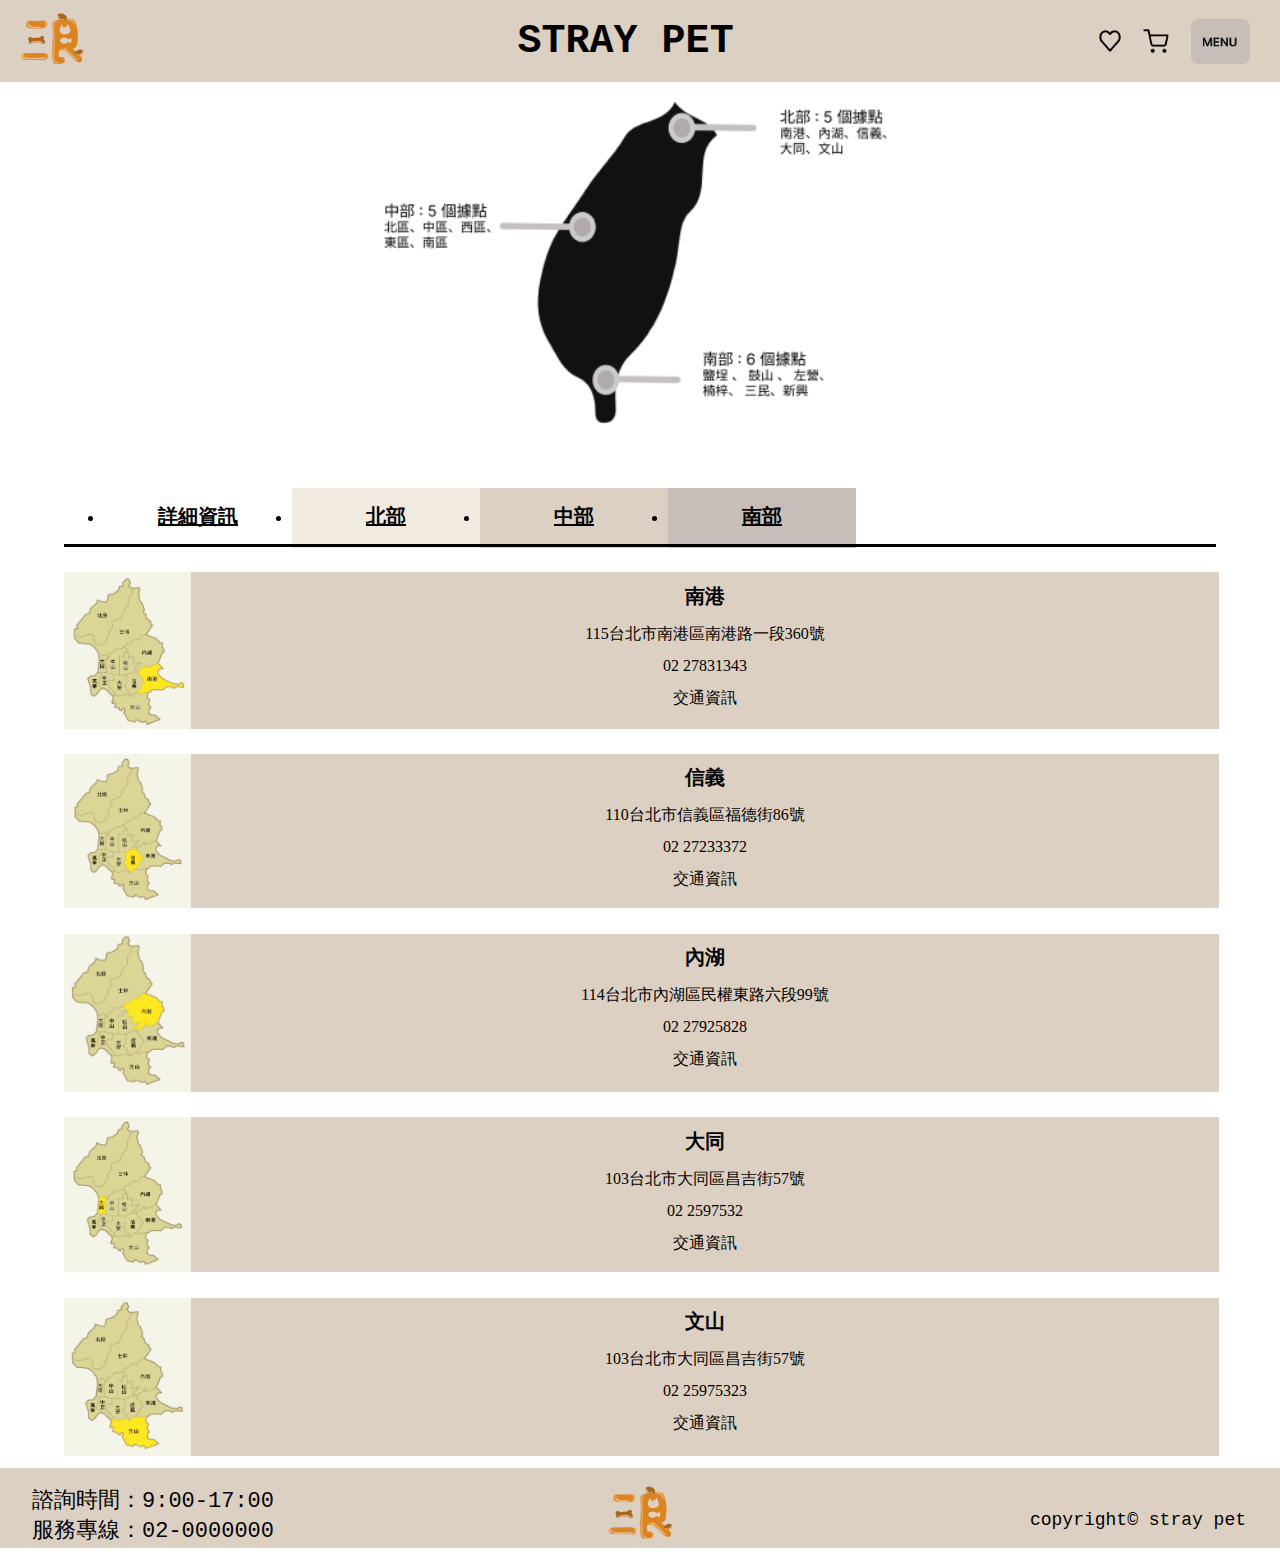
<file: place.html>
<!DOCTYPE html>
<html>

<head>
    <title>STRAY PET</title>
    <link rel="stylesheet" href="./css/style.css">
    <header>
        <div class="logo_1"><img src="./img/LOGO.png" alt="LOGO" width="72" height="72"></div>
        <h1 class="h1">STRAY PET</h1>
      <div class="button_group">
          <img src="./img/Vector.png" alt="like" width="22.5" class="btn">
          <img src="./img/shoping.png" alt="shopping" width="26.25" class="btn">
          <img src="./img/button.png" alt="menu" width="60" height="45" class="btn">

      </div>

  </header>
</head>
<body>
    <div class="body">
        <div class="map_box">
            <img src="./img/taiwan.png" alt="taiwan_map" width="800" class="map">
        </div>
        <nav class="navbr">
            <ul class="Contents">
                <li class="Contents_li">
                    <a href="#" class="Contents_li_a">詳細資訊</a>
                </li>
                <li class="Contents_li">
                    <a href="#" class="Contents_li_b">北部</a>
                </li>
                <li class="Contents_li">
                    <a href="#" class="Contents_li_c">中部</a>
                </li>
                <li class="Contents_li">
                    <a href="#" class="Contents_li_d">南部</a>
                </li>
            </ul>
        </nav>
        <div class="line_p">
            <img class="line" src="./img/Line 12.png"  > 
        </div>
        <div class="house">
            <img src="./img/南港.jpg" alt="南港" width="150" class="house_ph">
            <div class="house_word">
                <div class="house_title">南港</div>
                <div class="w3">
                    <p>115台北市南港區南港路一段360號</p>
                    <p>02 27831343</p>
                    <p>交通資訊</p>
                </div>
            </div>
            
        </div>
        
        <div class="house">
            <img src="./img/信義.jpg" alt="信義" width="150" class="house_ph">
            <div class="house_word">
                <div class="house_title">信義</div>
                <div class="w3">
                    <p>110台北市信義區福德街86號</p>
                    <p>02 27233372</p>
                    <p>交通資訊</p>
                </div>
            </div>
            
        </div>
        <div class="house">
            <img src="./img/內湖.jpg" alt="內湖" width="150" class="house_ph">
            <div class="house_word">
                <div class="house_title">內湖</div>
                <div class="w3">
                    <p>114台北市內湖區民權東路六段99號</p>
                    <p>02 27925828</p>
                    <p>交通資訊</p>
                </div>
            </div>
            
        </div>
        <div class="house">
            <img src="./img/大同.jpg" alt="大同" width="150" class="house_ph">
            <div class="house_word">
                <div class="house_title">大同</div>
                <div class="w3">
                    <p>103台北市大同區昌吉街57號</p>
                    <p>02 2597532</p>
                    <p>交通資訊</p>
                </div>
            </div>
        </div>
        <div class="house">
            <img src="./img/文山.jpg" alt="文山" width="150" class="house_ph">
            <div class="house_word">
                <div class="house_title">文山</div>
                <div class="w3">
                    <p>103台北市大同區昌吉街57號</p>
                    <p>02 25975323</p>
                    <p>交通資訊</p>
                </div>
            </div>
        </div>
        
    </div>
    

    <footer class="footer">
        <div class="footer_1">諮詢時間：9:00-17:00<br />服務專線：02-0000000</div>
        <div class="logo_2"><img src="./img/LOGO.png" alt="LOGO" width="74" height="74"></div>
        <div class="footer_2">
            copyright© stray pet
        </div>
    </footer>

</body>

</html>
</file>
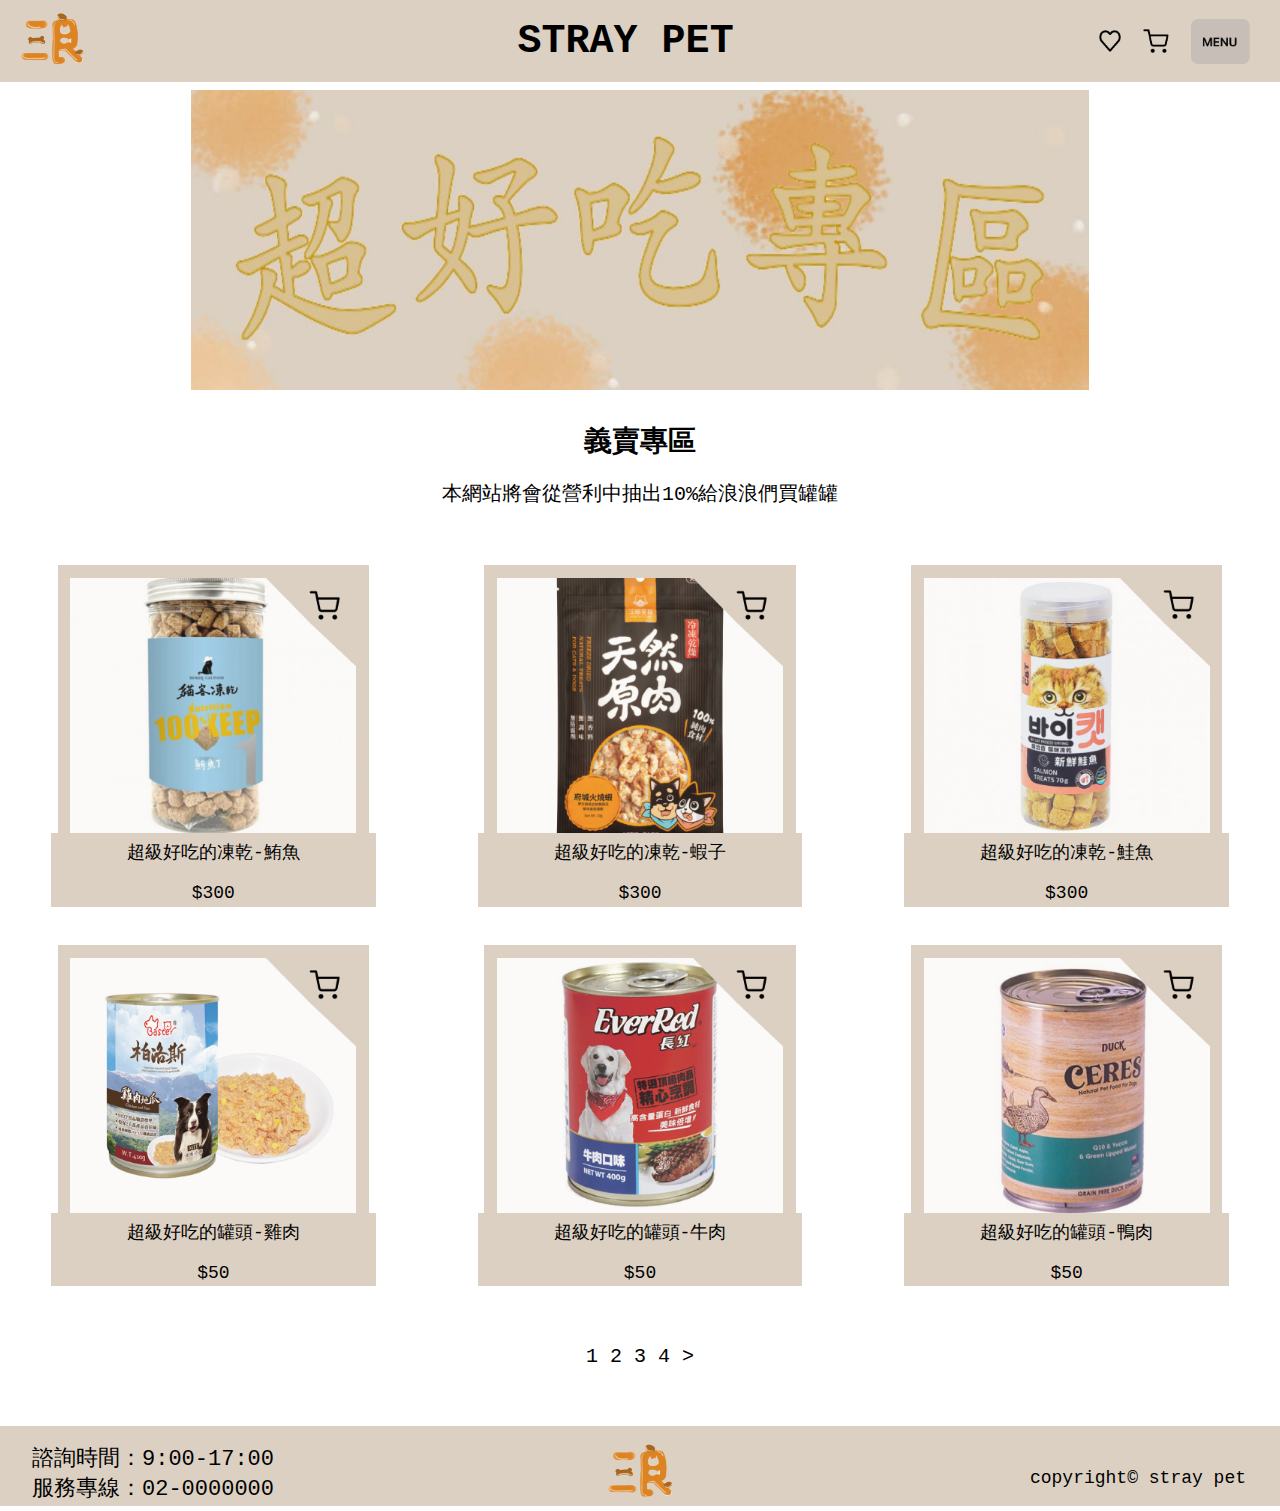
<file: yummy.html>
<!DOCTYPE html>
<html>

<head>
    <title>STRAY PET</title>
    <link rel="stylesheet" href="./css/style.css">
    <header>
        <div class="logo_1"><img src="./img/LOGO.png" alt="LOGO" width="72" height="72"></div>
        <h1 class="h1">STRAY PET</h1>
      <div class="button_group">
          <img src="./img/Vector.png" alt="like" width="22.5" class="btn">
          <img src="./img/shoping.png" alt="shopping" width="26.25" class="btn">
          <img src="./img/button.png" alt="menu" width="60" height="45" class="btn">

      </div>

  </header>
</head>

<body>
    <div class="photo">
        <img src="./img/超好吃專區.jpg" alt="" height="300" class="ph">
    </div>
    <div class="box_main">
        <div class="box_title_1">
            義賣專區
        </div>
        <div class="main_word_3">
            <p>本網站將會從營利中抽出10%給浪浪們買罐罐</p>
        </div>
        <div class="img_other_group">
            <img src="./img/好吃鮪.jpg" alt="" width="286" height="255" class="img1">
            <img src="./img/好吃蝦.jpg" alt="" width="286" height="255" class="img1">
            <img src="./img/好吃鮭.jpg" alt="" width="286" height="255" class="img1">

        </div>
        <div class="word_other_group">
            <p class="word3">超級好吃的凍乾-鮪魚<br>$300</p>
            <p class="word3">超級好吃的凍乾-蝦子<br>$300</p>
            <p class="word3">超級好吃的凍乾-鮭魚<br>$300</p>
        </div>
        <div class="img_other_group">
            <img src="./img/好吃雞.jpg" alt="" width="286" height="255" class="img1">
            <img src="./img/超好吃狗罐頭.jpg" alt="" width="286" height="255" class="img1">
            <img src="./img/好吃鴨.jpg" alt="" width="286" height="255" class="img1">
        </div>
        <div class="word_other_group">
            <p class="word3">超級好吃的罐頭-雞肉<br>$50</p>
            <p class="word3">超級好吃的罐頭-牛肉<br>$50</p>
            <p class="word3">超級好吃的罐頭-鴨肉<br>$50</p>
        </div>
        <div class="word_number">
            <p class="number"> 1 2 3 4 ></p>
        </div>
    </div>

    </div>
    <footer class="footer">
        <div class="footer_1">諮詢時間：9:00-17:00<br />服務專線：02-0000000</div>
        <div class="logo_2"><img src="./img/LOGO.png" alt="LOGO" width="74" height="74"></div>
        <div class="footer_2">
            copyright© stray pet
        </div>
    </footer>

</body>

</html>
</file>
<file: css/style.css>
/*header*/
header{
    display: flex;
    margin: 0;
    justify-content: space-between;
    align-items: center;
    height: 82px;
    width: 100%;
    background-color: #DCD0C2;

  }
 /* @media {
    
  }*/
  .h1{
    display: flex;
    justify-content: center;
    font-family: 'Space Mono', monospace;
    font-size: 40px;
    font-style: normal;
    font-weight: 700;
    line-height: normal;
    
  }
  .logo_1{
    display: flex;
    justify-content: space-between;
    align-items: center;
    margin-left: 1rem;
  }

  .button_group{
    display: flex;
    position: relative;
    margin-right: 0.5rem;
    align-items: center;
    justify-content: flex-end;
    max-width: 208px;
    max-height: 24px;

  }
  .btn{
    padding-right: 20%;
   
  }
  
  /*body*/
  /*index*/
  body{
    margin:0;
    height: 100%;
    width: 100%;
  }
  .photo{
    position: relative;
    padding-top: 0.5rem;
    display: flex;
    justify-content: center;
  }

  .ph{
    margin-left: 20%;
    margin-right: 20%;
    width: 100%;
    position: relative;
  }
  .idle_text{
    display: flex;
    justify-content: center;
    margin-top: 2rem;
    color: #000;
    font-family: 'Space Mono', monospace;
    font-size: 40px;
    font-style: normal;
    font-weight: 600;
    line-height: normal;
  }
  .donate{
    display: flex;
    justify-content: center;
    margin-top: 3rem;
  }
  .body{
    width: 1120;
    justify-content: space-between;
    margin: 12px auto;
    box-sizing: border-box;
  }

  .box_title{
    display: flex;
    justify-content: flex-start;
    margin-top: 2rem;
    margin-left: 10%;
    color: #000;
    font-family: 'Space Mono', monospace;
    font-size: 28px;
    font-style: normal;
    font-weight: 600;
    line-height: normal;
  
  }
  .img_other_group{
    display: flex;
    position: relative;
    width: 100%;
    justify-content: space-around;
    align-items: center;
  }
  
  .img{
    position: relative;
    padding-top: 2%;
    padding-left: 2%;
    padding-right: 2%;
    max-width: 286px;
    max-height: 255px;
    
    width: 60vw;
    height: 60vh;
  }
  .word_other_group{
    display: flex;
    position: relative;
    width: 100%;
    justify-content: space-around;
    align-items: center;
  }
  .word1 {
    margin: 0;
    max-width: 286px;
    max-height: 73.5px;
    width: 60vw;
    height: 60vh;
    background-color: #DCD0C2;
    text-align: center;
    align-content: center;
    position: relative;
    font-family: 'Space Mono', monospace;
    font-size: 18px;
    font-style: normal;
    font-weight: 600;
    line-height: 73.5px;
  }

  .word2{
    margin: 0;
    max-width: 286px;
    max-height: 73.5px;
    width: 60vw;
    height: 60vh;
    background-color: #DCD0C2;
    text-align: center;
    align-content: center;
    position: relative;
    font-family: 'Space Mono', monospace;
    font-size: 18px;
    font-style: normal;
    font-weight: 600;
    line-height: 40px;
    
  }

  .word2:hover{
    color: #F1EAE1;
    background-color: #C6BEB7;
    font-size: 19px;
  }

  .word1:hover{
    color: #F1EAE1;
    background-color: #C6BEB7;
    font-size: 19px;
  }
  
  

  .main_word_1{
    display: flex;
    position: relative;
    justify-content: center;
    margin: 2rem;
    color: #000;
    font-family: 'Space Mono', monospace;
    font-size: 18px;
    font-style: normal;
    font-weight: 600;
    line-height: normal;
  }

  .main_word_2{
    display: flex;
    position: relative;
    justify-content: space-around;
    margin: 2rem;
    color: #000;
    font-family: 'Space Mono', monospace;
    font-size: 20px;
    font-style: normal;
    font-weight: 600;
    line-height: normal;
    margin-bottom: 5%;
  }
  .p:hover{
    color:#F1EAE1;
  }



  /*place*/
  .Contents{
    display: flex;
    position: relative;
    justify-content: flex-start;
    margin-left: 5%;
    margin-top: 5%;
  }
  
  .Contents_li{
    width: 188px;
    height: 40px;
  }
  
  .Contents_li_a{
    height: 60px;
    
    text-align: center;
    display: block;
    color: #000;
    font-family: 'Space Mono', monospace;
    font-size: 20px;
    font-style: normal;
    font-weight: 600;
    line-height: 60px;
  }

  .Contents_li_b{
    height: 60px;
    background-color: #F1EAE1;
    text-align: center;
    display: block;
    color: #000;
    font-family: 'Space Mono', monospace;
    font-size: 20px;
    font-style: normal;
    font-weight: 600;
    line-height: 60px;
  }

  .Contents_li_c{
    height: 60px;
    background-color: #DCD0C2;
    text-align: center;
    display: block;
    color: #000;
    font-family: 'Space Mono', monospace;
    font-size: 20px;
    font-style: normal;
    font-weight: 600;
    line-height: 60px;
  }

  .Contents_li_d{
    height: 60px;
    background-color: #C6BEB7;
    text-align: center;
    display: block;
    color: #000;
    font-family: 'Space Mono', monospace;
    font-size: 20px;
    font-style: normal;
    font-weight: 600;
    line-height: 60px;
  }

  .line_p{

    margin: 0;
  }

  .line{
    position: relative;
    display: flex;
    justify-content: flex-start;
    margin-left: 5%;
    margin-right: 5%;
    width: 90%;

  }

  .map_box{
    position: relative;
    display: flex;
    justify-content: center;
    padding-top: 0.5rem;
  }

  .map{
    position: relative;
    margin-left: 5%;
    margin-right: 5%;
    min-width: 40%;
    width :400px;
    
  }

  .house{
    position: relative;
    display: flex;
    justify-content: flex-start;
    margin-left: 5%;
    margin-top: 2%;
    margin-bottom: 1%;
  }


  .house_ph{
    min-width: 5%;
  }

  .house_word{
    justify-content: flex-start;
    width: 100%;
    max-height: 184.56px;
    background-color: #DCD0C2;
    margin-right: 5%;
    text-align: center;
    line-height: 100%;
  }

  .house_title{
    justify-content: flex-start;
    color: #000;
    font-family: 'Space Mono', monospace;
    font-size: 20px;
    font-style: normal;
    font-weight: 600;
    line-height: normal;
    padding-top: 1%;
  }
  /*buy*/
  .box_title_1{
    display: flex;
    justify-content: center;
    margin-top: 2rem;
    color: #000;
    font-family: 'Space Mono', monospace;
    font-size: 28px;
    font-style: normal;
    font-weight: 600;
    line-height: normal;
  
  }

  .main_word_3{
    display: flex;
    position: relative;
    justify-content: center;
    margin: 0;
    color: #000;
    font-family: 'Space Mono', monospace;
    font-size: 20px;
    font-style: normal;
    font-weight: 500;
    line-height: normal;
  }

  .img1{
    position: relative;
    background-color: #DCD0C2;
    padding-top: 1%;
    padding-left: 1%;
    padding-right: 1%;
    max-width: 286px;
    max-height: 255px;
    
    width: 60vw;
    height: 60vh;
    margin-top: 3%;
  }

  .word3{
    margin: 0;
    max-width: 324.5px;
    max-height: 73.5px;
    width: 60vw;
    height: 60vh;
    background-color: #DCD0C2;
    text-align: center;
    align-content: center;
    position: relative;
    font-family: 'Space Mono', monospace;
    font-size: 18px;
    font-style: normal;
    font-weight: 525;
    line-height: 40px;
    
    
  }

  .word_number{
    justify-content: center;
    display: flex;
    position: relative;
    margin: 3%;
    font-family: 'Space Mono', monospace;
    font-size: 20px;
    font-style: normal;
    font-weight: 525;

  }
 

  /*footer*/
  .footer{
    display: flex;
    position: relative;
    width: 100%;
    height: 80px;
    background: var(--Primary, #DCD0C2);
    align-content:center;
    justify-content: center;
  }
  
  .footer_1{
    color: #000;
    position: absolute;
    left: 32px;
    top: 17px;
    font-family: 'Space Mono', monospace;
    font-size: 22px;
    font-style: normal;
    line-height: normal;
    font-weight: 400;

    
  }
  .logo_2{
    margin-top: 10px;
    display: flex;
  }
  .footer_2{
    flex-shrink: 0;
    position: absolute;
    top: 42px;
    right: 34px;
    color: #000;
    font-family: 'Space Mono', monospace;
    font-size: 18px;
    font-style: normal;
    font-weight: 400;
    line-height: normal;

  }
</file>
